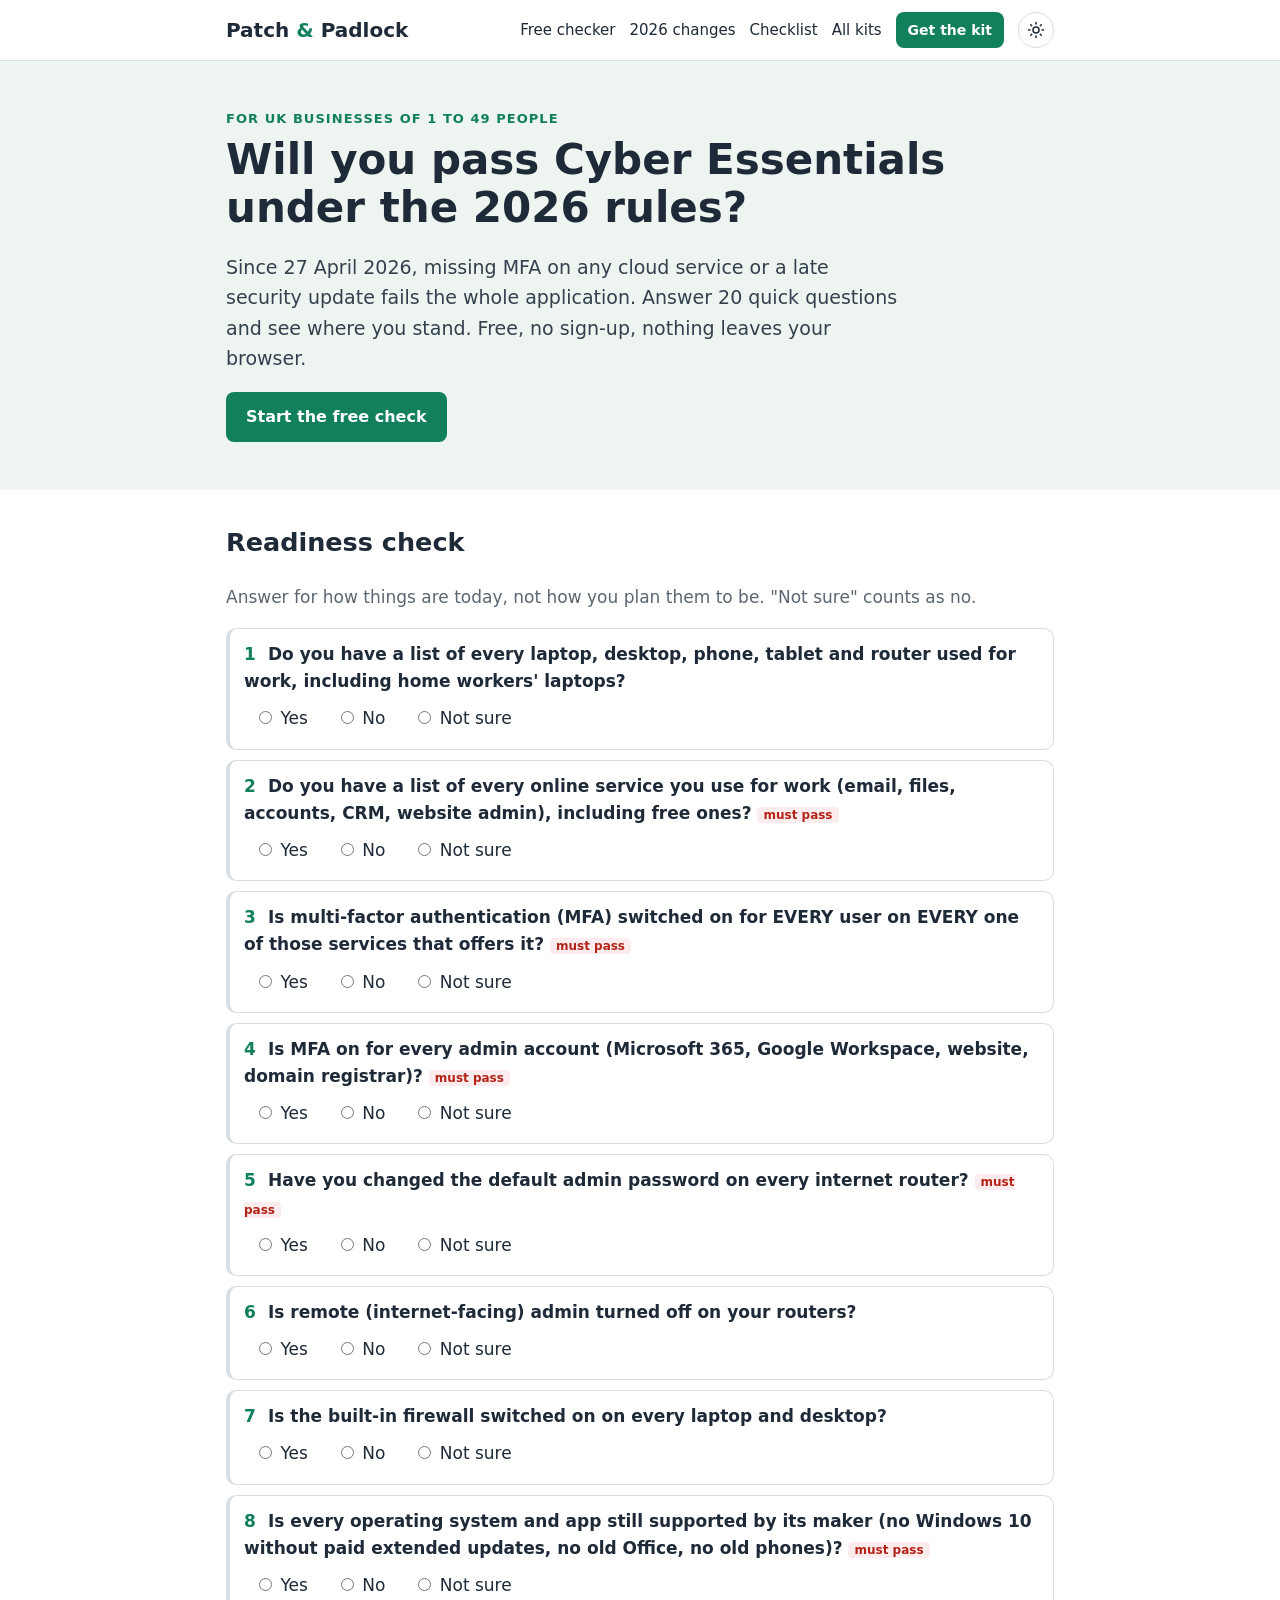
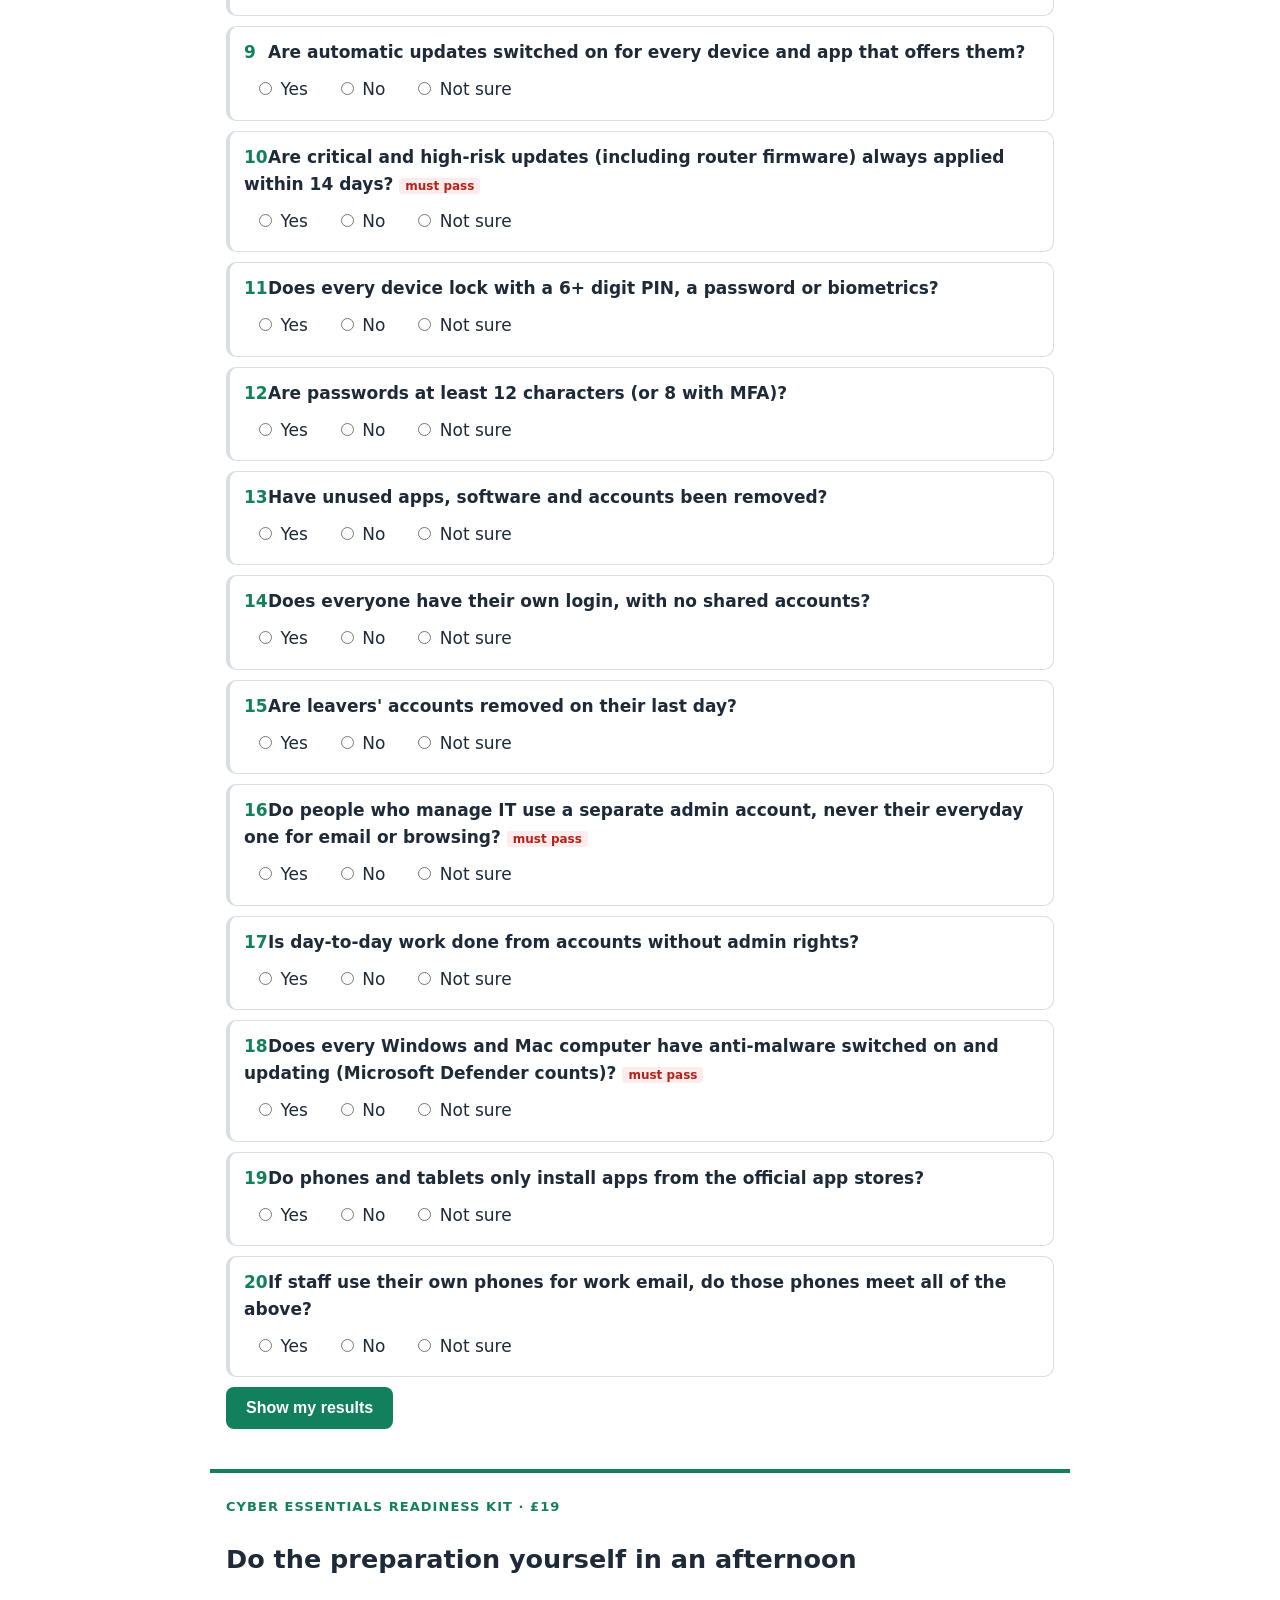
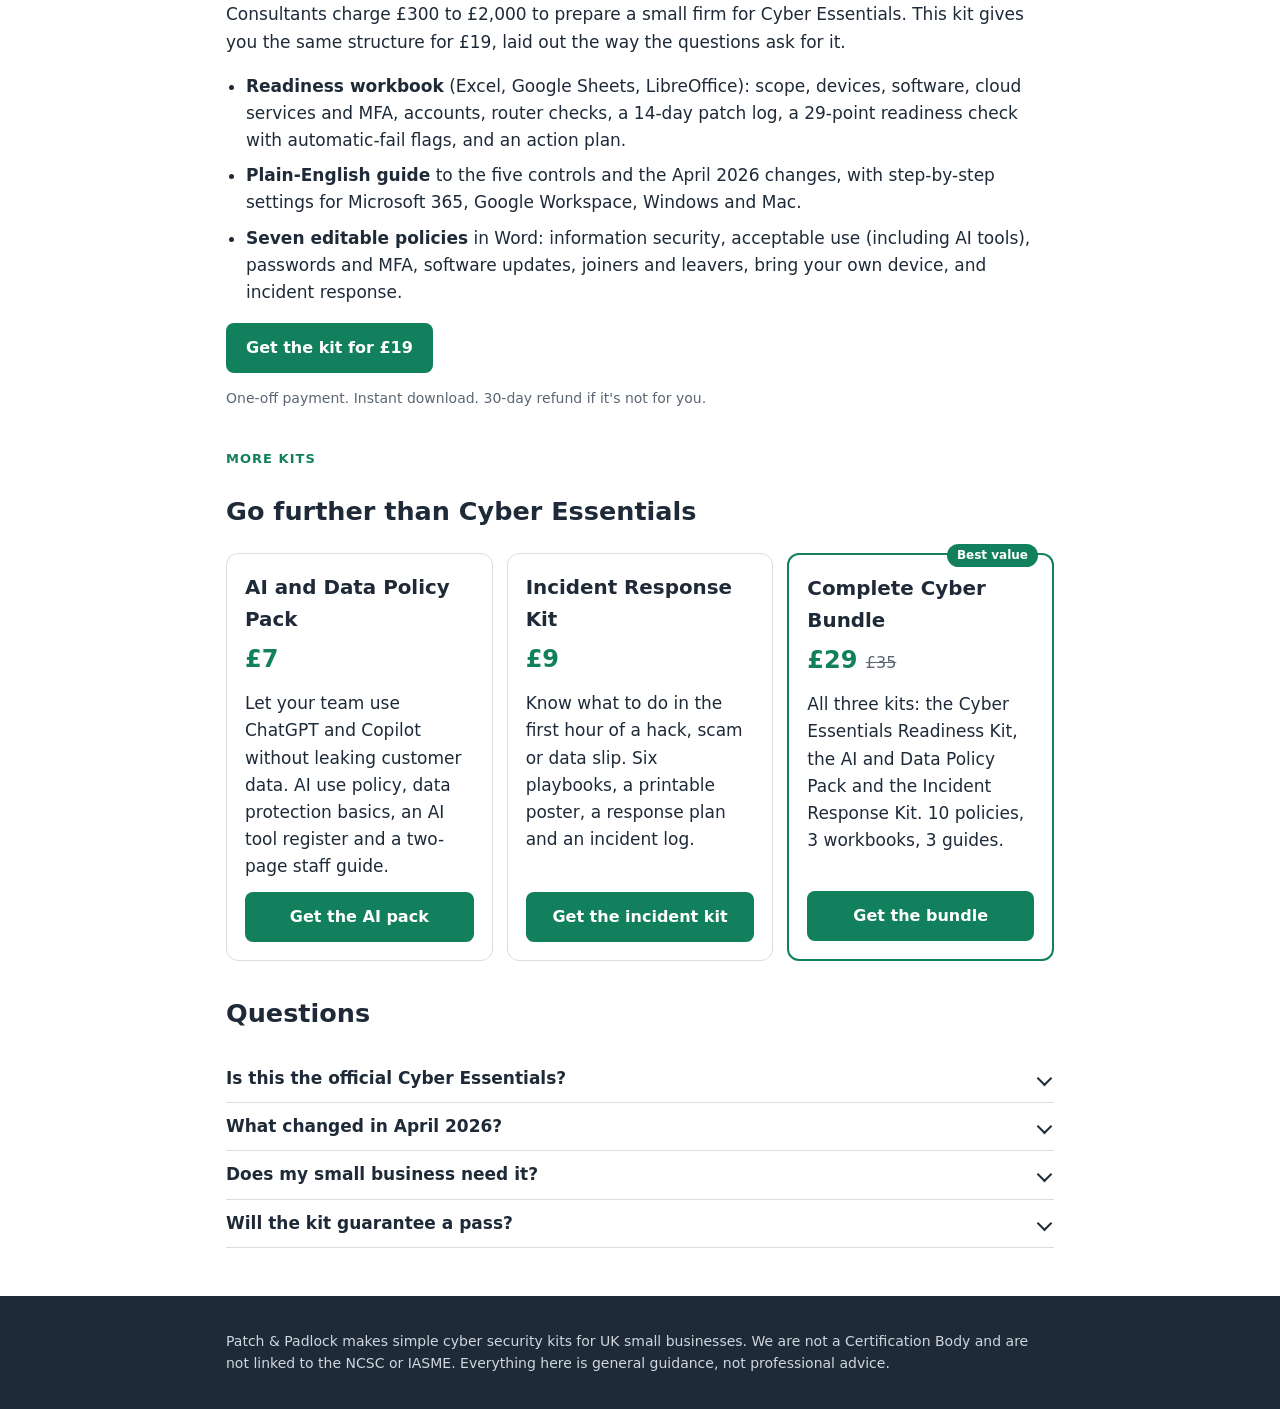
<file: index.html>
<!doctype html>
<html lang="en-GB">
<head>
<meta charset="utf-8">
<meta name="viewport" content="width=device-width, initial-scale=1">
<title>Free Cyber Essentials Readiness Checker (2026 rules) | Patch &amp; Padlock</title>
<meta name="description" content="Will your small business pass Cyber Essentials under the April 2026 rules? Answer 20 quick questions to see automatic fails first and get a free action list.">
<link rel="canonical" href="https://cranke2.github.io/patch-and-padlock/">
<link rel="stylesheet" href="style.css">
<script src="site.js"></script>
</head>
<body>
<header class="top"><div class="wrap"><a class="logo" href="./">Patch <span>&amp;</span> Padlock</a><nav><a href="#check">Free checker</a><a href="guides/cyber-essentials-2026-changes.html">2026 changes</a><a href="guides/cyber-essentials-checklist.html">Checklist</a><a href="#more">All kits</a><a class="btn small" href="https://crankster205.gumroad.com/l/cyber-essentials-kit">Get the kit</a><button class="theme-toggle" type="button" aria-label="Switch theme"><svg class="sun" viewBox="0 0 24 24" fill="none" stroke="currentColor" stroke-width="2" stroke-linecap="round"><circle cx="12" cy="12" r="4"/><path d="M12 2v2M12 20v2M4.9 4.9l1.4 1.4M17.7 17.7l1.4 1.4M2 12h2M20 12h2M4.9 19.1l1.4-1.4M17.7 6.3l1.4-1.4"/></svg><svg class="moon" viewBox="0 0 24 24" fill="none" stroke="currentColor" stroke-width="2" stroke-linecap="round" stroke-linejoin="round"><path d="M21 12.8A9 9 0 1 1 11.2 3a7 7 0 0 0 9.8 9.8z"/></svg></button></nav></div></header>

<section class="hero"><div class="wrap">
  <p class="eyebrow">For UK businesses of 1 to 49 people</p>
  <h1>Will you pass Cyber Essentials under the 2026 rules?</h1>
  <p class="lead">Since 27 April 2026, missing MFA on any cloud service or a late security update fails the whole application. Answer 20 quick questions and see where you stand. Free, no sign-up, nothing leaves your browser.</p>
  <a class="btn" href="#check">Start the free check</a>
</div></section>

<section id="check" class="wrap card">
  <h2>Readiness check</h2>
  <p class="muted">Answer for how things are today, not how you plan them to be. "Not sure" counts as no.</p>
  <form id="quiz"></form>
  <button class="btn" id="go" type="button">Show my results</button>
  <div id="result" hidden></div>
</section>

<section id="kit" class="wrap kit">
  <div>
    <p class="eyebrow">Cyber Essentials Readiness Kit · £19</p>
    <h2>Do the preparation yourself in an afternoon</h2>
    <p>Consultants charge £300 to £2,000 to prepare a small firm for Cyber Essentials. This kit gives you the same structure for £19, laid out the way the questions ask for it.</p>
    <ul class="ticks">
      <li><b>Readiness workbook</b> (Excel, Google Sheets, LibreOffice): scope, devices, software, cloud services and MFA, accounts, router checks, a 14-day patch log, a 29-point readiness check with automatic-fail flags, and an action plan.</li>
      <li><b>Plain-English guide</b> to the five controls and the April 2026 changes, with step-by-step settings for Microsoft 365, Google Workspace, Windows and Mac.</li>
      <li><b>Seven editable policies</b> in Word: information security, acceptable use (including AI tools), passwords and MFA, software updates, joiners and leavers, bring your own device, and incident response.</li>
    </ul>
    <a class="btn" href="https://crankster205.gumroad.com/l/cyber-essentials-kit">Get the kit for £19</a>
    <p class="muted small">One-off payment. Instant download. 30-day refund if it's not for you.</p>
  </div>
</section>

<section id="more" class="wrap more">
  <p class="eyebrow">More kits</p>
  <h2>Go further than Cyber Essentials</h2>
  <div class="cards">
    <div class="pcard">
      <h3>AI and Data Policy Pack</h3>
      <p class="price">£7</p>
      <p>Let your team use ChatGPT and Copilot without leaking customer data. AI use policy, data protection basics, an AI tool register and a two-page staff guide.</p>
      <a class="btn" href="https://crankster205.gumroad.com/l/ai-data-policy-pack">Get the AI pack</a>
    </div>
    <div class="pcard">
      <h3>Incident Response Kit</h3>
      <p class="price">£9</p>
      <p>Know what to do in the first hour of a hack, scam or data slip. Six playbooks, a printable poster, a response plan and an incident log.</p>
      <a class="btn" href="https://crankster205.gumroad.com/l/incident-response-kit">Get the incident kit</a>
    </div>
    <div class="pcard best">
      <span class="ribbon">Best value</span>
      <h3>Complete Cyber Bundle</h3>
      <p class="price">£29 <s>£35</s></p>
      <p>All three kits: the Cyber Essentials Readiness Kit, the AI and Data Policy Pack and the Incident Response Kit. 10 policies, 3 workbooks, 3 guides.</p>
      <a class="btn" href="https://crankster205.gumroad.com/l/cyber-bundle">Get the bundle</a>
    </div>
  </div>
</section>

<section class="wrap faq">
  <h2>Questions</h2>
  <details><summary>Is this the official Cyber Essentials?</summary><p>No. Cyber Essentials is run by IASME for the NCSC, and you apply through a Certification Body. Patch &amp; Padlock isn't linked to either. This kit helps you get ready so you pass first time and only pay the assessment fee.</p></details>
  <details><summary>What changed in April 2026?</summary><p>The requirements moved to version 3.3 and the "Danzell" question set. MFA must be on for every user of every cloud service that offers it, cloud services can't be left out of scope, and the 14-day update rule now covers vendor-advised configuration fixes too. <a href="guides/cyber-essentials-2026-changes.html">Read the summary</a>.</p></details>
  <details><summary>Does my small business need it?</summary><p>You need it if a customer, tender or contract asks for it. Central government contracts handling personal data require it. Even if nobody asks, the five controls stop most common attacks.</p></details>
  <details><summary>Will the kit guarantee a pass?</summary><p>No one can promise that. The kit makes sure you've checked every area the assessor looks at, and flags the automatic fails first.</p></details>
</section>

<footer class="foot"><div class="wrap">
  <p>Patch &amp; Padlock makes simple cyber security kits for UK small businesses. We are not a Certification Body and are not linked to the NCSC or IASME. Everything here is general guidance, not professional advice.</p>
</div></footer>

<script>
const Q = [
  ["Do you have a list of every laptop, desktop, phone, tablet and router used for work, including home workers' laptops?", "Scope", 0, "List every device. Anything that connects to the internet is in scope."],
  ["Do you have a list of every online service you use for work (email, files, accounts, CRM, website admin), including free ones?", "Scope", 1, "List every cloud service. They can't be left out of scope from April 2026."],
  ["Is multi-factor authentication (MFA) switched on for EVERY user on EVERY one of those services that offers it?", "User access", 1, "Switch on MFA for every user now. Missing it is an automatic fail."],
  ["Is MFA on for every admin account (Microsoft 365, Google Workspace, website, domain registrar)?", "User access", 1, "Switch on MFA for admins first."],
  ["Have you changed the default admin password on every internet router?", "Firewalls", 1, "Log in to the router and set a strong, unique password."],
  ["Is remote (internet-facing) admin turned off on your routers?", "Firewalls", 0, "Turn off WAN or remote administration in the router settings."],
  ["Is the built-in firewall switched on on every laptop and desktop?", "Firewalls", 0, "Windows Security > Firewall, or Mac System Settings > Network > Firewall."],
  ["Is every operating system and app still supported by its maker (no Windows 10 without paid extended updates, no old Office, no old phones)?", "Updates", 1, "Upgrade or remove unsupported software. It fails on its own."],
  ["Are automatic updates switched on for every device and app that offers them?", "Updates", 0, "Turn on automatic updates everywhere."],
  ["Are critical and high-risk updates (including router firmware) always applied within 14 days?", "Updates", 1, "Check weekly and log critical fixes. Late updates are an automatic fail."],
  ["Does every device lock with a 6+ digit PIN, a password or biometrics?", "Configuration", 0, "Set screen locks on every device."],
  ["Are passwords at least 12 characters (or 8 with MFA)?", "Configuration", 0, "Update your password rules and use a password manager."],
  ["Have unused apps, software and accounts been removed?", "Configuration", 0, "Uninstall unused software and disable old accounts."],
  ["Does everyone have their own login, with no shared accounts?", "User access", 0, "Replace shared logins with named accounts or shared mailboxes."],
  ["Are leavers' accounts removed on their last day?", "User access", 0, "Write a leavers checklist and remove old accounts now."],
  ["Do people who manage IT use a separate admin account, never their everyday one for email or browsing?", "User access", 1, "Create separate admin accounts."],
  ["Is day-to-day work done from accounts without admin rights?", "User access", 0, "Remove admin rights from everyday accounts."],
  ["Does every Windows and Mac computer have anti-malware switched on and updating (Microsoft Defender counts)?", "Malware", 1, "Turn on Defender real-time protection, or install anti-malware."],
  ["Do phones and tablets only install apps from the official app stores?", "Malware", 0, "Block unknown app sources."],
  ["If staff use their own phones for work email, do those phones meet all of the above?", "Scope", 0, "Bring personal devices up to standard or stop them accessing work data."]
];
const form = document.getElementById("quiz");
Q.forEach((q, i) => {
  const d = document.createElement("fieldset");
  d.innerHTML = `<legend><span class="n">${i + 1}</span>${q[0]}${q[2] ? ' <span class="tag">must pass</span>' : ""}</legend>` +
    ["Yes", "No", "Not sure"].map(v => `<label><input type="radio" name="q${i}" value="${v}"> ${v}</label>`).join("");
  form.appendChild(d);
});
revealOnScroll(form.querySelectorAll("fieldset"));
document.getElementById("go").addEventListener("click", () => {
  const fails = [], fixes = [];
  let yes = 0, unanswered = 0;
  Q.forEach((q, i) => {
    const a = form.querySelector(`input[name=q${i}]:checked`);
    if (!a) { unanswered++; }
    if (a && a.value === "Yes") { yes++; return; }
    (q[2] ? fails : fixes).push(`<li><b>${q[1]}:</b> ${q[3]}</li>`);
  });
  const r = document.getElementById("result");
  let verdict, cls;
  if (fails.length === 0 && fixes.length === 0) { verdict = "You look ready. Download the current question set and answer it carefully."; cls = "ok"; }
  else if (fails.length === 0) { verdict = `No automatic fails, but ${fixes.length} thing${fixes.length > 1 ? "s" : ""} to fix first.`; cls = "amber"; }
  else { verdict = `${fails.length} automatic-fail risk${fails.length > 1 ? "s" : ""}. You'd likely fail if you applied today.`; cls = "red"; }
  r.innerHTML = `<div class="score ${cls}"><strong>${yes} / ${Q.length}</strong><span>${verdict}</span></div>` +
    (unanswered ? `<p class="muted">${unanswered} question${unanswered > 1 ? "s" : ""} left blank, counted as not sure.</p>` : "") +
    (fails.length ? `<h3>Fix these first (automatic fails)</h3><ul>${fails.join("")}</ul>` : "") +
    (fixes.length ? `<h3>Then these</h3><ul>${fixes.join("")}</ul>` : "") +
    `<div class="cta"><p>The <b>Readiness Kit</b> turns this into a full workbook with registers, a 14-day patch log, seven ready-made policies and step-by-step settings for Microsoft 365, Google Workspace, Windows and Mac.</p><a class="btn" href="#kit">See the £19 kit</a></div>`;
  r.hidden = false;
  r.classList.remove("show"); void r.offsetWidth; r.classList.add("show");
  r.scrollIntoView({ behavior: "smooth", block: "start" });
});
</script>
</body>
</html>
</file>
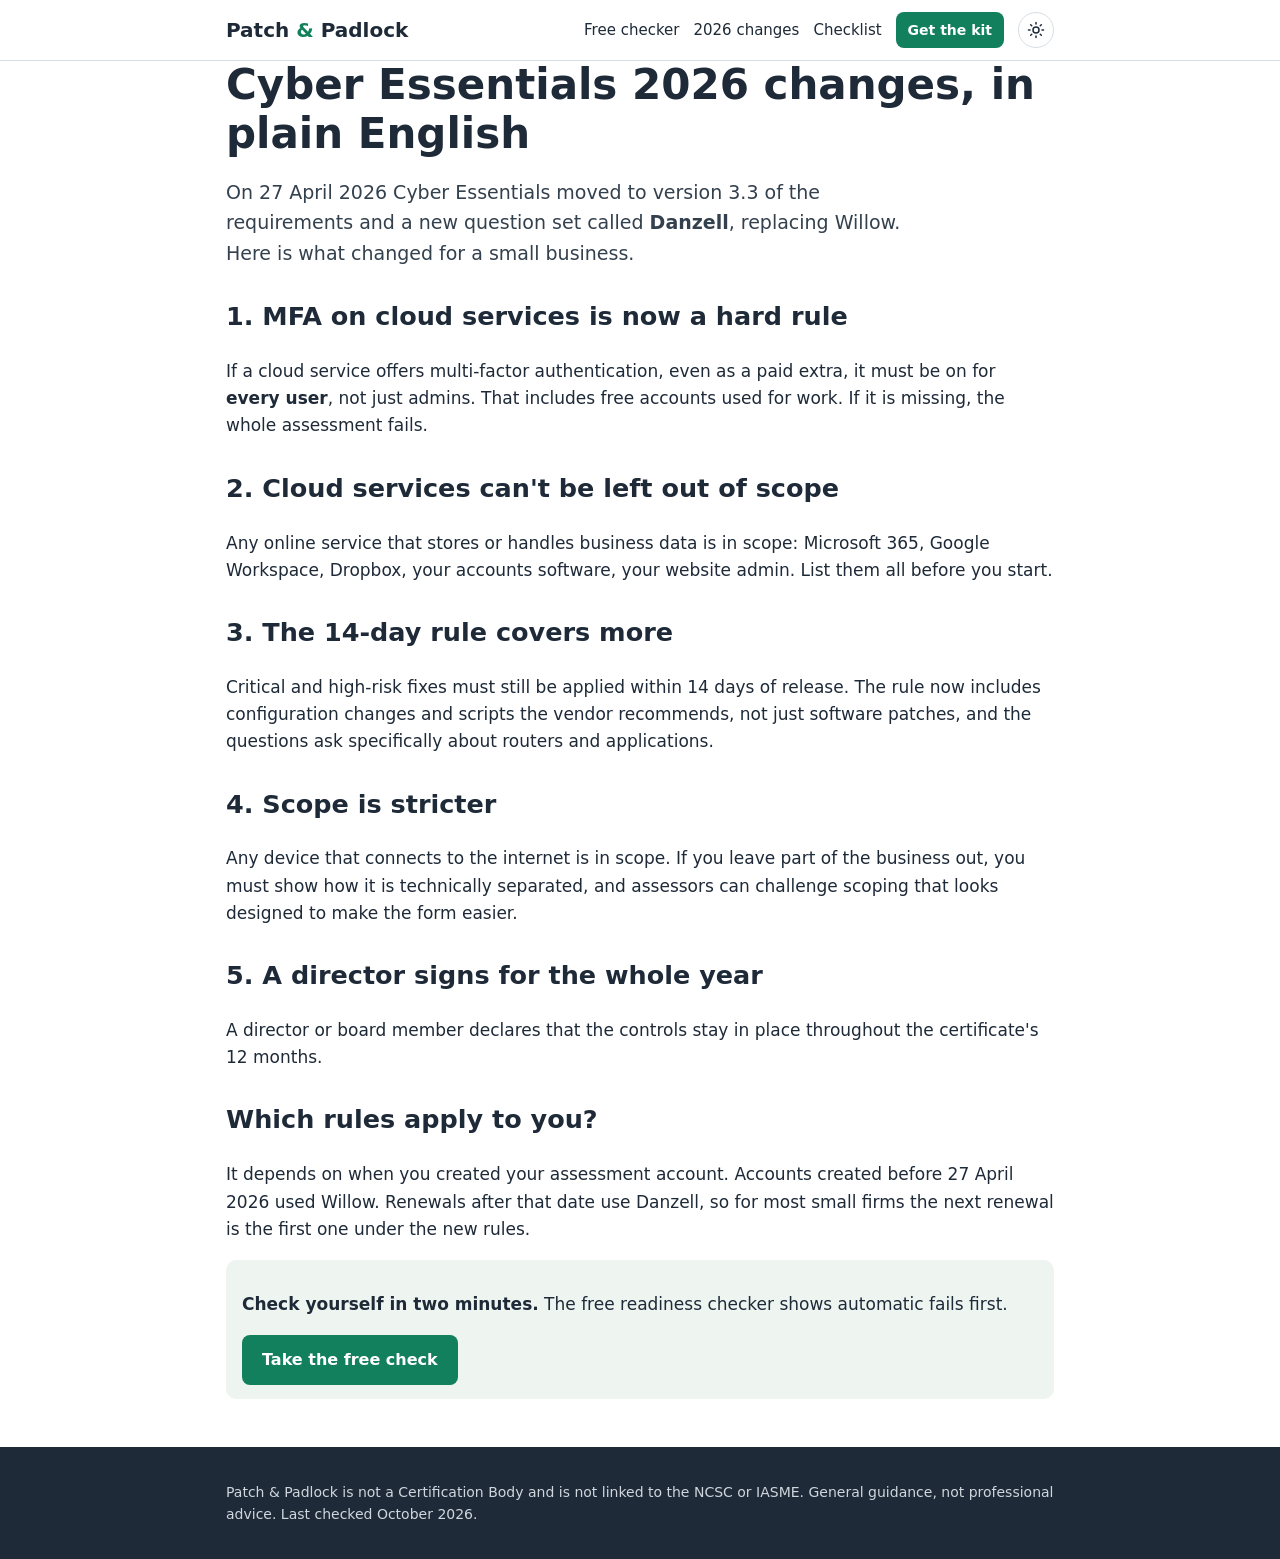
<file: guides/cyber-essentials-2026-changes.html>
<!doctype html>
<html lang="en-GB"><head><meta charset="utf-8"><meta name="viewport" content="width=device-width, initial-scale=1">
<title>Cyber Essentials 2026 changes (Danzell, v3.3) explained | Patch &amp; Padlock</title><meta name="description" content="What changed in Cyber Essentials on 27 April 2026: MFA on every cloud service, stricter scope and the wider 14-day update rule, in plain English for small businesses.">
<link rel="canonical" href="https://cranke2.github.io/patch-and-padlock/guides/cyber-essentials-2026-changes.html">
<link rel="stylesheet" href="../style.css">
<script src="../site.js"></script></head><body>
<header class="top"><div class="wrap"><a class="logo" href="../">Patch <span>&amp;</span> Padlock</a><nav><a href="../#check">Free checker</a><a href="cyber-essentials-2026-changes.html">2026 changes</a><a href="cyber-essentials-checklist.html">Checklist</a><a class="btn small" href="https://crankster205.gumroad.com/l/cyber-essentials-kit">Get the kit</a><button class="theme-toggle" type="button" aria-label="Switch theme"><svg class="sun" viewBox="0 0 24 24" fill="none" stroke="currentColor" stroke-width="2" stroke-linecap="round"><circle cx="12" cy="12" r="4"/><path d="M12 2v2M12 20v2M4.9 4.9l1.4 1.4M17.7 17.7l1.4 1.4M2 12h2M20 12h2M4.9 19.1l1.4-1.4M17.7 6.3l1.4-1.4"/></svg><svg class="moon" viewBox="0 0 24 24" fill="none" stroke="currentColor" stroke-width="2" stroke-linecap="round" stroke-linejoin="round"><path d="M21 12.8A9 9 0 1 1 11.2 3a7 7 0 0 0 9.8 9.8z"/></svg></button></nav></div></header>
<main class="wrap"><article>
<h1>Cyber Essentials 2026 changes, in plain English</h1>
<p class="lead">On 27 April 2026 Cyber Essentials moved to version 3.3 of the requirements and a new question set called <b>Danzell</b>, replacing Willow. Here is what changed for a small business.</p>
<h2>1. MFA on cloud services is now a hard rule</h2>
<p>If a cloud service offers multi-factor authentication, even as a paid extra, it must be on for <b>every user</b>, not just admins. That includes free accounts used for work. If it is missing, the whole assessment fails.</p>
<h2>2. Cloud services can't be left out of scope</h2>
<p>Any online service that stores or handles business data is in scope: Microsoft 365, Google Workspace, Dropbox, your accounts software, your website admin. List them all before you start.</p>
<h2>3. The 14-day rule covers more</h2>
<p>Critical and high-risk fixes must still be applied within 14 days of release. The rule now includes configuration changes and scripts the vendor recommends, not just software patches, and the questions ask specifically about routers and applications.</p>
<h2>4. Scope is stricter</h2>
<p>Any device that connects to the internet is in scope. If you leave part of the business out, you must show how it is technically separated, and assessors can challenge scoping that looks designed to make the form easier.</p>
<h2>5. A director signs for the whole year</h2>
<p>A director or board member declares that the controls stay in place throughout the certificate's 12 months.</p>
<h2>Which rules apply to you?</h2>
<p>It depends on when you created your assessment account. Accounts created before 27 April 2026 used Willow. Renewals after that date use Danzell, so for most small firms the next renewal is the first one under the new rules.</p>
<div class="cta"><p><b>Check yourself in two minutes.</b> The free readiness checker shows automatic fails first.</p><a class="btn" href="../#check">Take the free check</a></div>
</article></main>
<footer class="foot"><div class="wrap"><p>Patch &amp; Padlock is not a Certification Body and is not linked to the NCSC or IASME. General guidance, not professional advice. Last checked October 2026.</p></div></footer>
</body></html>
</file>
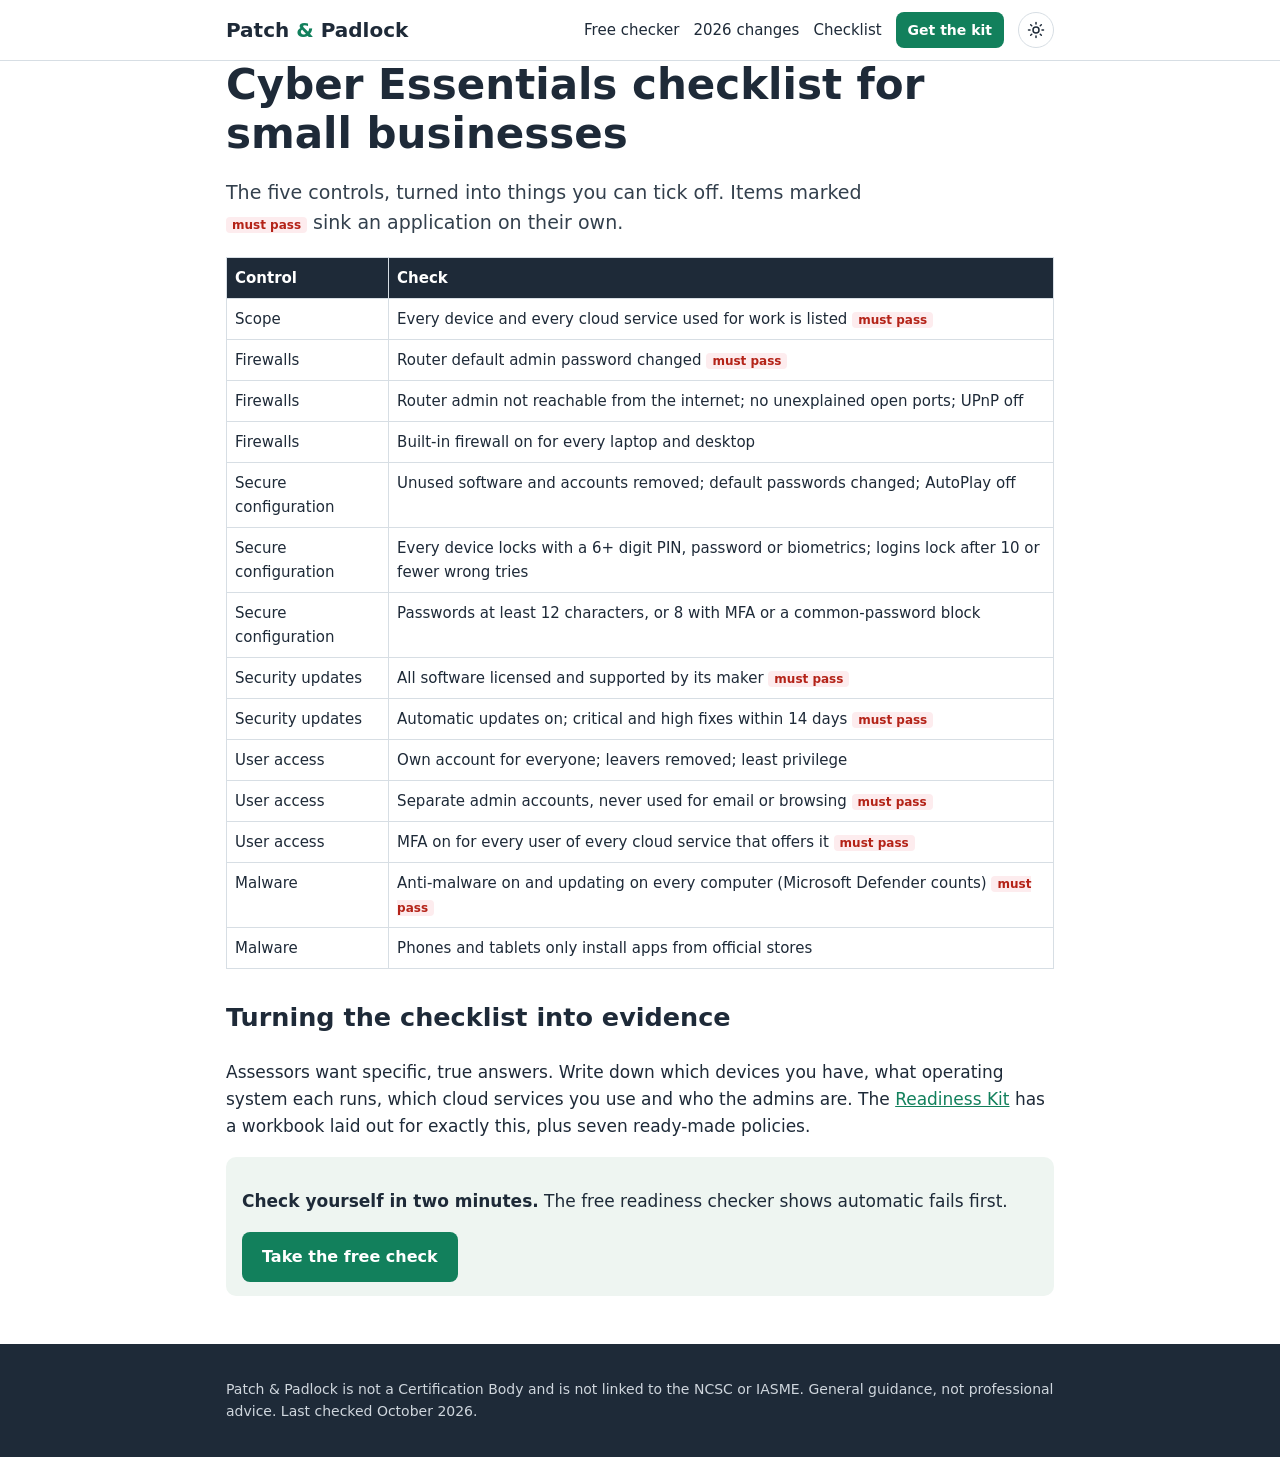
<file: guides/cyber-essentials-checklist.html>
<!doctype html>
<html lang="en-GB"><head><meta charset="utf-8"><meta name="viewport" content="width=device-width, initial-scale=1">
<title>Cyber Essentials checklist for small businesses (2026) | Patch &amp; Padlock</title><meta name="description" content="A plain-English Cyber Essentials checklist for UK small businesses, covering the five controls and the automatic fails introduced in April 2026.">
<link rel="canonical" href="https://cranke2.github.io/patch-and-padlock/guides/cyber-essentials-checklist.html">
<link rel="stylesheet" href="../style.css">
<script src="../site.js"></script></head><body>
<header class="top"><div class="wrap"><a class="logo" href="../">Patch <span>&amp;</span> Padlock</a><nav><a href="../#check">Free checker</a><a href="cyber-essentials-2026-changes.html">2026 changes</a><a href="cyber-essentials-checklist.html">Checklist</a><a class="btn small" href="https://crankster205.gumroad.com/l/cyber-essentials-kit">Get the kit</a><button class="theme-toggle" type="button" aria-label="Switch theme"><svg class="sun" viewBox="0 0 24 24" fill="none" stroke="currentColor" stroke-width="2" stroke-linecap="round"><circle cx="12" cy="12" r="4"/><path d="M12 2v2M12 20v2M4.9 4.9l1.4 1.4M17.7 17.7l1.4 1.4M2 12h2M20 12h2M4.9 19.1l1.4-1.4M17.7 6.3l1.4-1.4"/></svg><svg class="moon" viewBox="0 0 24 24" fill="none" stroke="currentColor" stroke-width="2" stroke-linecap="round" stroke-linejoin="round"><path d="M21 12.8A9 9 0 1 1 11.2 3a7 7 0 0 0 9.8 9.8z"/></svg></button></nav></div></header>
<main class="wrap"><article>
<h1>Cyber Essentials checklist for small businesses</h1>
<p class="lead">The five controls, turned into things you can tick off. Items marked <span class="tag">must pass</span> sink an application on their own.</p>
<div class="table-scroll"><table>
<tr><th>Control</th><th>Check</th></tr>
<tr><td>Scope</td><td>Every device and every cloud service used for work is listed <span class="tag">must pass</span></td></tr>
<tr><td>Firewalls</td><td>Router default admin password changed <span class="tag">must pass</span></td></tr>
<tr><td>Firewalls</td><td>Router admin not reachable from the internet; no unexplained open ports; UPnP off</td></tr>
<tr><td>Firewalls</td><td>Built-in firewall on for every laptop and desktop</td></tr>
<tr><td>Secure configuration</td><td>Unused software and accounts removed; default passwords changed; AutoPlay off</td></tr>
<tr><td>Secure configuration</td><td>Every device locks with a 6+ digit PIN, password or biometrics; logins lock after 10 or fewer wrong tries</td></tr>
<tr><td>Secure configuration</td><td>Passwords at least 12 characters, or 8 with MFA or a common-password block</td></tr>
<tr><td>Security updates</td><td>All software licensed and supported by its maker <span class="tag">must pass</span></td></tr>
<tr><td>Security updates</td><td>Automatic updates on; critical and high fixes within 14 days <span class="tag">must pass</span></td></tr>
<tr><td>User access</td><td>Own account for everyone; leavers removed; least privilege</td></tr>
<tr><td>User access</td><td>Separate admin accounts, never used for email or browsing <span class="tag">must pass</span></td></tr>
<tr><td>User access</td><td>MFA on for every user of every cloud service that offers it <span class="tag">must pass</span></td></tr>
<tr><td>Malware</td><td>Anti-malware on and updating on every computer (Microsoft Defender counts) <span class="tag">must pass</span></td></tr>
<tr><td>Malware</td><td>Phones and tablets only install apps from official stores</td></tr>
</table></div>
<h2>Turning the checklist into evidence</h2>
<p>Assessors want specific, true answers. Write down which devices you have, what operating system each runs, which cloud services you use and who the admins are. The <a href="../#kit">Readiness Kit</a> has a workbook laid out for exactly this, plus seven ready-made policies.</p>
<div class="cta"><p><b>Check yourself in two minutes.</b> The free readiness checker shows automatic fails first.</p><a class="btn" href="../#check">Take the free check</a></div>
</article></main>
<footer class="foot"><div class="wrap"><p>Patch &amp; Padlock is not a Certification Body and is not linked to the NCSC or IASME. General guidance, not professional advice. Last checked October 2026.</p></div></footer>
</body></html>
</file>
<file: style.css>
:root {
  color-scheme: light;
  --ink: #1E2A38; --text: #1E2A38; --bg: #ffffff; --surface: #ffffff; --green: #12805C; --accent-text: #12805C;
  --pale: #EEF5F1; --muted: #5b6672; --lead: #33404d; --red: #B42318; --amber: #B45309; --line: #D7DEE4;
  --red-bg: #FDECEE; --amber-bg: #FFF4E0; --head-bg: #1E2A38; --foot-bg: #1E2A38; --foot-text: #cfd6dd;
  --shadow: 0 6px 18px rgba(30, 42, 56, .08);
}
:root[data-theme="dark"] {
  color-scheme: dark;
  --text: #E6EBF0; --bg: #11181F; --surface: #18222C; --green: #1E9E72; --accent-text: #5ED3A5;
  --pale: #17302A; --muted: #9AA7B3; --lead: #C3CDD6; --red: #FF8A80; --amber: #FFC266; --line: #2C3A47;
  --red-bg: #3A1D20; --amber-bg: #3A2E16; --head-bg: #24323F; --foot-bg: #0B1015; --foot-text: #9AA7B3;
  --shadow: 0 6px 18px rgba(0, 0, 0, .35);
}
* { box-sizing: border-box; }
body { margin: 0; font-family: system-ui, -apple-system, "Segoe UI", Roboto, Arial, sans-serif; color: var(--text); background: var(--bg); line-height: 1.6; font-size: 17px; }
body, .top, fieldset, .cta, .hero, .score, details, th, td { transition: background-color .3s ease, color .3s ease, border-color .3s ease; }
section[id] { scroll-margin-top: 80px; }
html { scroll-behavior: smooth; }
.wrap { max-width: 860px; margin: 0 auto; padding: 0 16px; }
a { color: var(--accent-text); }
.top { border-bottom: 1px solid var(--line); background: var(--bg); position: sticky; top: 0; z-index: 10; }
.top .wrap { display: flex; align-items: center; justify-content: space-between; flex-wrap: wrap; gap: 8px; padding-top: 12px; padding-bottom: 12px; }
.logo { font-weight: 800; color: var(--text); text-decoration: none; font-size: 20px; }
.logo span { color: var(--accent-text); }
nav { display: flex; gap: 14px; align-items: center; flex-wrap: wrap; font-size: 15px; }
nav a { text-decoration: none; color: var(--text); }
.btn { display: inline-block; background: var(--green); color: #fff !important; padding: 12px 20px; border-radius: 8px; text-decoration: none; font-weight: 700; border: 0; font-size: 16px; cursor: pointer; transition: transform .15s ease, box-shadow .2s ease, filter .2s ease; }
.btn:hover { transform: translateY(-1px); box-shadow: var(--shadow); filter: brightness(1.05); }
.btn:active { transform: translateY(0); }
.btn.small { padding: 7px 12px; font-size: 14px; }
.theme-toggle { width: 36px; height: 36px; border-radius: 50%; border: 1px solid var(--line); background: var(--surface); color: var(--text); cursor: pointer; display: inline-grid; place-items: center; padding: 0; transition: transform .3s ease, background-color .3s ease, border-color .3s ease; }
.theme-toggle:hover { transform: rotate(20deg); }
.theme-toggle svg { width: 18px; height: 18px; }
.theme-toggle .moon { display: none; }
:root[data-theme="dark"] .theme-toggle .sun { display: none; }
:root[data-theme="dark"] .theme-toggle .moon { display: block; }
.hero { background: var(--pale); padding: 48px 0; }
.eyebrow { text-transform: uppercase; letter-spacing: .08em; font-size: 13px; font-weight: 700; color: var(--accent-text); margin: 0 0 6px; }
h1 { font-size: clamp(28px, 5vw, 42px); line-height: 1.15; margin: 0 0 12px; }
.lead { font-size: 19px; color: var(--lead); max-width: 680px; }
.card { margin-top: 32px; }
fieldset { border: 1px solid var(--line); border-left: 4px solid var(--line); border-radius: 10px; margin: 0 0 10px; padding: 12px 14px; display: flow-root; background: var(--surface); transition: border-color .3s ease, box-shadow .25s ease, transform .25s ease, background-color .3s ease; }
fieldset:hover { box-shadow: var(--shadow); transform: translateY(-2px); }
fieldset:has(input[value="Yes"]:checked) { border-left-color: var(--green); }
fieldset:has(input[value="No"]:checked), fieldset:has(input[value="Not sure"]:checked) { border-left-color: var(--amber); }
legend { font-weight: 600; padding: 0; float: left; width: 100%; margin-bottom: 6px; }
legend .n { display: inline-block; min-width: 24px; color: var(--accent-text); }
fieldset label { margin-right: 8px; white-space: nowrap; cursor: pointer; display: inline-block; padding: 4px 10px; border-radius: 999px; transition: background-color .2s ease, color .2s ease; }
fieldset label:hover { background: var(--pale); }
fieldset label:has(input:checked) { background: var(--pale); color: var(--accent-text); font-weight: 600; }
input[type="radio"] { accent-color: var(--green); }
.tag { font-size: 12px; background: var(--red-bg); color: var(--red); border-radius: 4px; padding: 1px 6px; font-weight: 700; }
.muted { color: var(--muted); }
.small { font-size: 14px; }
#result { margin-top: 20px; }
#result.show { animation: rise .5s ease both; }
.score { display: flex; gap: 14px; align-items: center; padding: 14px 16px; border-radius: 10px; }
.score strong { font-size: 28px; white-space: nowrap; }
.score.red { background: var(--red-bg); color: var(--red); }
.score.amber { background: var(--amber-bg); color: var(--amber); }
.score.ok { background: var(--pale); color: var(--accent-text); }
.cta { background: var(--pale); padding: 14px 16px; border-radius: 10px; margin-top: 16px; }
.kit { margin-top: 40px; border-top: 4px solid var(--green); padding-top: 24px; }
.ticks { padding-left: 20px; }
.ticks li { margin-bottom: 8px; }
.more { margin-top: 40px; }
.cards { display: grid; grid-template-columns: repeat(auto-fit, minmax(230px, 1fr)); gap: 14px; margin-top: 12px; }
.pcard { position: relative; border: 1px solid var(--line); border-radius: 12px; padding: 18px; background: var(--surface); display: flex; flex-direction: column; transition: transform .25s ease, box-shadow .25s ease, border-color .3s ease, background-color .3s ease; }
.pcard:hover { transform: translateY(-3px); box-shadow: var(--shadow); }
.pcard h3 { margin: 0 0 4px; }
.pcard p { margin: 0 0 12px; }
.pcard .btn { margin-top: auto; text-align: center; }
.pcard.best { border: 2px solid var(--green); }
.price { font-size: 24px; font-weight: 800; color: var(--accent-text); }
.price s { font-size: 16px; color: var(--muted); font-weight: 400; }
.ribbon { position: absolute; top: -11px; right: 14px; background: var(--green); color: #fff; font-size: 12px; font-weight: 700; padding: 2px 10px; border-radius: 999px; }
.faq { margin-top: 32px; }
details { border-bottom: 1px solid var(--line); padding: 10px 0; overflow: hidden; }
summary { font-weight: 600; cursor: pointer; list-style: none; display: flex; justify-content: space-between; align-items: center; gap: 12px; }
summary::-webkit-details-marker { display: none; }
summary::after { content: ""; width: 9px; height: 9px; border-right: 2px solid currentColor; border-bottom: 2px solid currentColor; transform: rotate(45deg); transition: transform .3s ease; flex-shrink: 0; margin-right: 4px; }
details[open] summary::after { transform: rotate(-135deg); }
details p { margin: 8px 0 4px; }
.foot { margin-top: 48px; background: var(--foot-bg); color: var(--foot-text); font-size: 14px; padding: 20px 0; }
article h2 { margin-top: 28px; }
table { border-collapse: collapse; width: 100%; font-size: 15px; }
th, td { border: 1px solid var(--line); padding: 8px; text-align: left; vertical-align: top; }
th { background: var(--head-bg); color: #fff; }
.table-scroll { overflow-x: auto; }
.reveal { opacity: 0; transform: translateY(14px); }
.reveal.in { opacity: 1; transform: none; transition: opacity .5s ease, transform .5s ease, border-color .3s ease, box-shadow .25s ease; }
@keyframes rise { from { opacity: 0; transform: translateY(16px); } to { opacity: 1; transform: none; } }
@media (prefers-reduced-motion: reduce) {
  *, *::before, *::after { transition: none !important; animation: none !important; }
  .reveal { opacity: 1; transform: none; }
  html { scroll-behavior: auto; }
}
</file>
